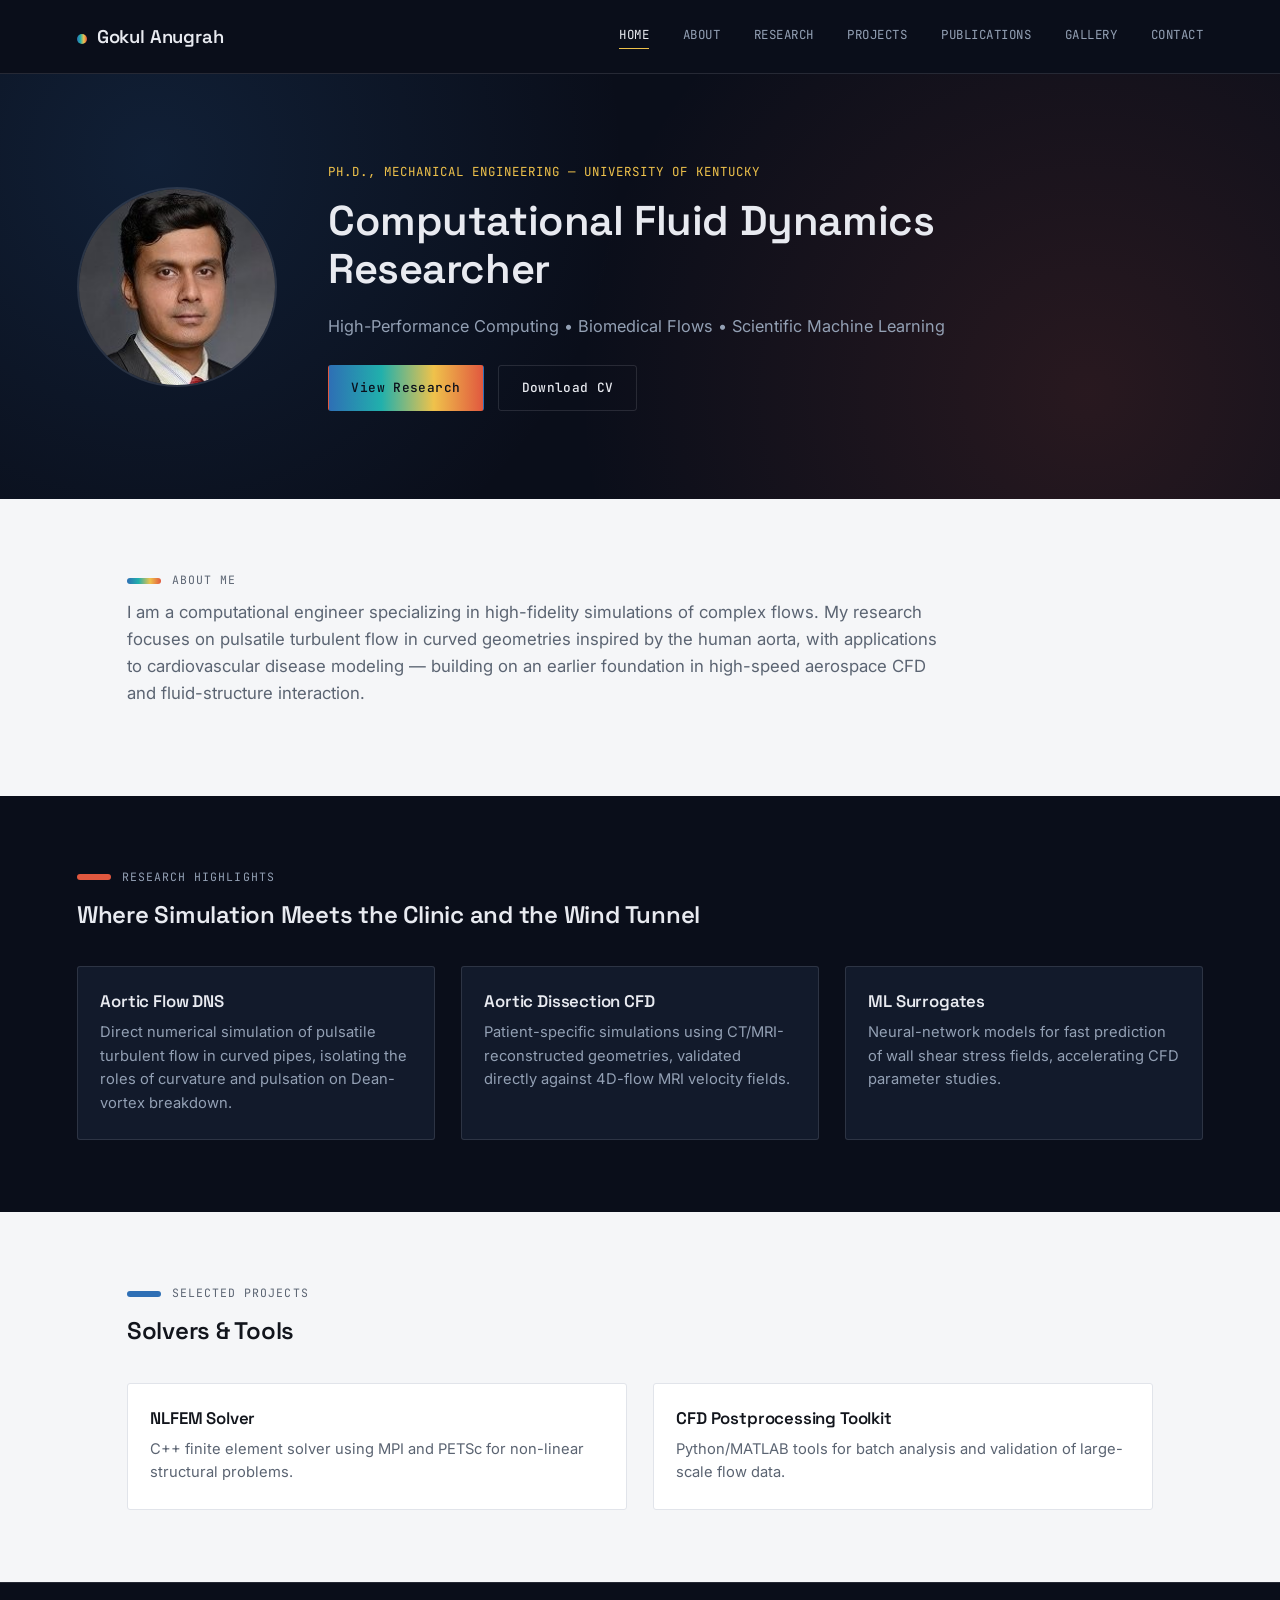
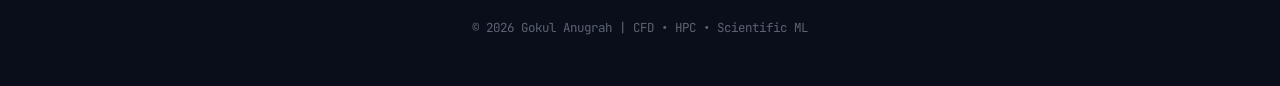
<file: index.html>
<!DOCTYPE html>
<html lang="en">

<head>
    <meta charset="UTF-8">
    <meta name="viewport" content="width=device-width, initial-scale=1.0">
    <title>Gokul Anugrah</title>
    <link rel="stylesheet" href="css/style.css">
</head>

<body>

<header class="navbar">
    <h2 class="logo">Gokul Anugrah</h2>
    <nav>
        <a href="index.html" class="active">Home</a>
        <a href="about.html">About</a>
        <a href="research.html">Research</a>
        <a href="projects.html">Projects</a>
        <a href="publications.html">Publications</a>
        <a href="gallery.html">Gallery</a>
        <a href="contact.html">Contact</a>
    </nav>
</header>

<section class="hero">
    <img src="images/gokul.jpeg" alt="Portrait of Gokul Anugrah" class="profile-pic">
    <div class="hero-text">
        <span class="eyebrow">Ph.D., Mechanical Engineering — University of Kentucky</span>
        <h1>Computational Fluid Dynamics Researcher</h1>
        <p>High-Performance Computing • Biomedical Flows • Scientific Machine Learning</p>

        <div class="buttons">
            <a href="research.html" class="btn">View Research</a>
            <a href="cv/Gokul_Anugrah_CV.pdf" class="btn secondary">Download CV</a>
        </div>
    </div>
</section>

<section class="section">
    <div class="section-label">
        <span class="swatch" style="background: var(--flow-gradient);"></span>
        <span>About Me</span>
    </div>
    <p class="lede">
        I am a computational engineer specializing in high-fidelity simulations of complex flows.
        My research focuses on pulsatile turbulent flow in curved geometries inspired by the human aorta,
        with applications to cardiovascular disease modeling — building on an earlier foundation in
        high-speed aerospace CFD and fluid-structure interaction.
    </p>
</section>

<section class="section dark">
    <div class="section-label">
        <span class="swatch" style="background: var(--flow-4);"></span>
        <span>Research Highlights</span>
    </div>
    <h2>Where Simulation Meets the Clinic and the Wind Tunnel</h2>

    <div class="grid">
        <div class="card">
            <div class="card-body">
                <h3>Aortic Flow DNS</h3>
                <p>Direct numerical simulation of pulsatile turbulent flow in curved pipes, isolating the roles of curvature and pulsation on Dean-vortex breakdown.</p>
            </div>
        </div>

        <div class="card">
            <div class="card-body">
                <h3>Aortic Dissection CFD</h3>
                <p>Patient-specific simulations using CT/MRI-reconstructed geometries, validated directly against 4D-flow MRI velocity fields.</p>
            </div>
        </div>

        <div class="card">
            <div class="card-body">
                <h3>ML Surrogates</h3>
                <p>Neural-network models for fast prediction of wall shear stress fields, accelerating CFD parameter studies.</p>
            </div>
        </div>
    </div>
</section>

<section class="section">
    <div class="section-label">
        <span class="swatch" style="background: var(--flow-1);"></span>
        <span>Selected Projects</span>
    </div>
    <h2>Solvers &amp; Tools</h2>

    <div class="grid">
        <div class="card">
            <div class="card-body">
                <h3>NLFEM Solver</h3>
                <p>C++ finite element solver using MPI and PETSc for non-linear structural problems.</p>
            </div>
        </div>

        <div class="card">
            <div class="card-body">
                <h3>CFD Postprocessing Toolkit</h3>
                <p>Python/MATLAB tools for batch analysis and validation of large-scale flow data.</p>
            </div>
        </div>
    </div>
</section>

<footer>
    <p>© 2026 Gokul Anugrah | CFD • HPC • Scientific ML</p>
</footer>

</body>
</html>
</file>
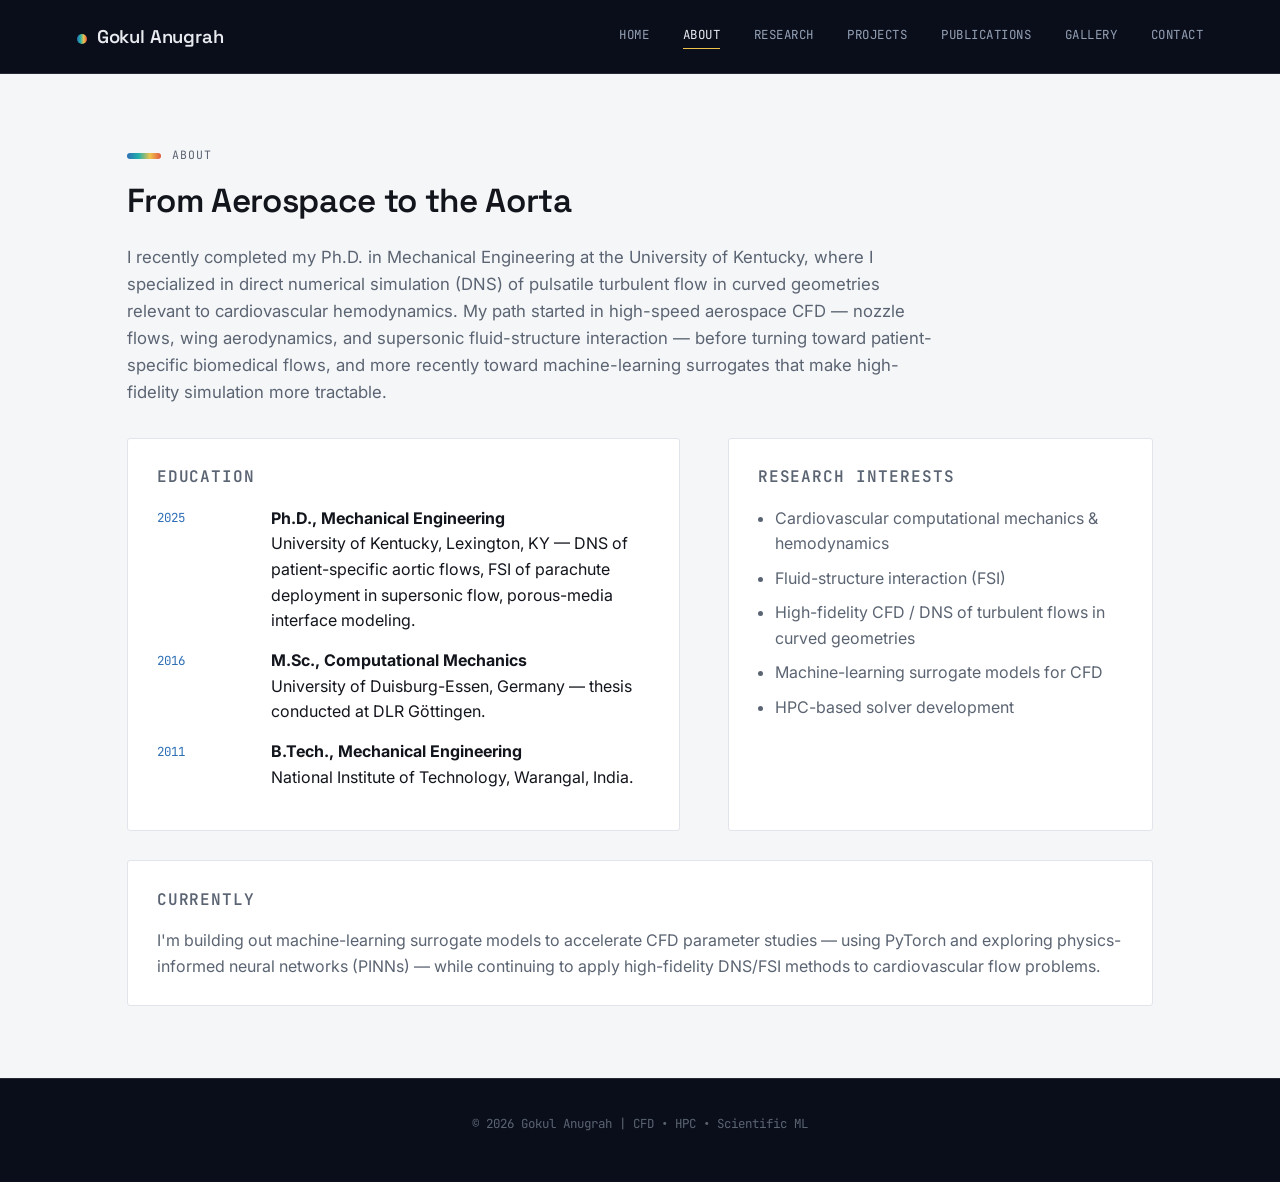
<file: about.html>
<!DOCTYPE html>
<html lang="en">

<head>
    <meta charset="UTF-8">
    <meta name="viewport" content="width=device-width, initial-scale=1.0">
    <title>About - Gokul Anugrah</title>
    <link rel="stylesheet" href="css/style.css">
</head>

<body>

<header class="navbar">
    <h2 class="logo">Gokul Anugrah</h2>
    <nav>
        <a href="index.html">Home</a>
        <a href="about.html" class="active">About</a>
        <a href="research.html">Research</a>
        <a href="projects.html">Projects</a>
        <a href="publications.html">Publications</a>
        <a href="gallery.html">Gallery</a>
        <a href="contact.html">Contact</a>
    </nav>
</header>

<section class="section">

    <div class="section-label">
        <span class="swatch" style="background: var(--flow-gradient);"></span>
        <span>About</span>
    </div>
    <h1>From Aerospace to the Aorta</h1>

    <p class="lede">
        I recently completed my Ph.D. in Mechanical Engineering at the University of Kentucky, where I
        specialized in direct numerical simulation (DNS) of pulsatile turbulent flow in curved
        geometries relevant to cardiovascular hemodynamics. My path started in high-speed aerospace
        CFD — nozzle flows, wing aerodynamics, and supersonic fluid-structure interaction — before
        turning toward patient-specific biomedical flows, and more recently toward machine-learning
        surrogates that make high-fidelity simulation more tractable.
    </p>

    <div class="about-grid">

        <div class="about-block">
            <h2>Education</h2>
            <div class="timeline-item">
                <span class="yr">2025</span>
                <div>
                    <b>Ph.D., Mechanical Engineering</b><br>
                    University of Kentucky, Lexington, KY — DNS of patient-specific aortic flows,
                    FSI of parachute deployment in supersonic flow, porous-media interface modeling.
                </div>
            </div>
            <div class="timeline-item">
                <span class="yr">2016</span>
                <div>
                    <b>M.Sc., Computational Mechanics</b><br>
                    University of Duisburg-Essen, Germany — thesis conducted at DLR Göttingen.
                </div>
            </div>
            <div class="timeline-item">
                <span class="yr">2011</span>
                <div>
                    <b>B.Tech., Mechanical Engineering</b><br>
                    National Institute of Technology, Warangal, India.
                </div>
            </div>
        </div>

        <div class="about-block">
            <h2>Research Interests</h2>
            <ul>
                <li>Cardiovascular computational mechanics &amp; hemodynamics</li>
                <li>Fluid-structure interaction (FSI)</li>
                <li>High-fidelity CFD / DNS of turbulent flows in curved geometries</li>
                <li>Machine-learning surrogate models for CFD</li>
                <li>HPC-based solver development</li>
            </ul>
        </div>

    </div>

    <div class="about-block" style="margin-top: 1.8rem;">
        <h2>Currently</h2>
        <p style="margin-bottom:0;">
            I'm building out machine-learning surrogate models to accelerate CFD parameter studies —
            using PyTorch and exploring physics-informed neural networks (PINNs) — while continuing to
            apply high-fidelity DNS/FSI methods to cardiovascular flow problems.
        </p>
    </div>

</section>

<footer>
    <p>© 2026 Gokul Anugrah | CFD • HPC • Scientific ML</p>
</footer>

</body>

</html>
</file>
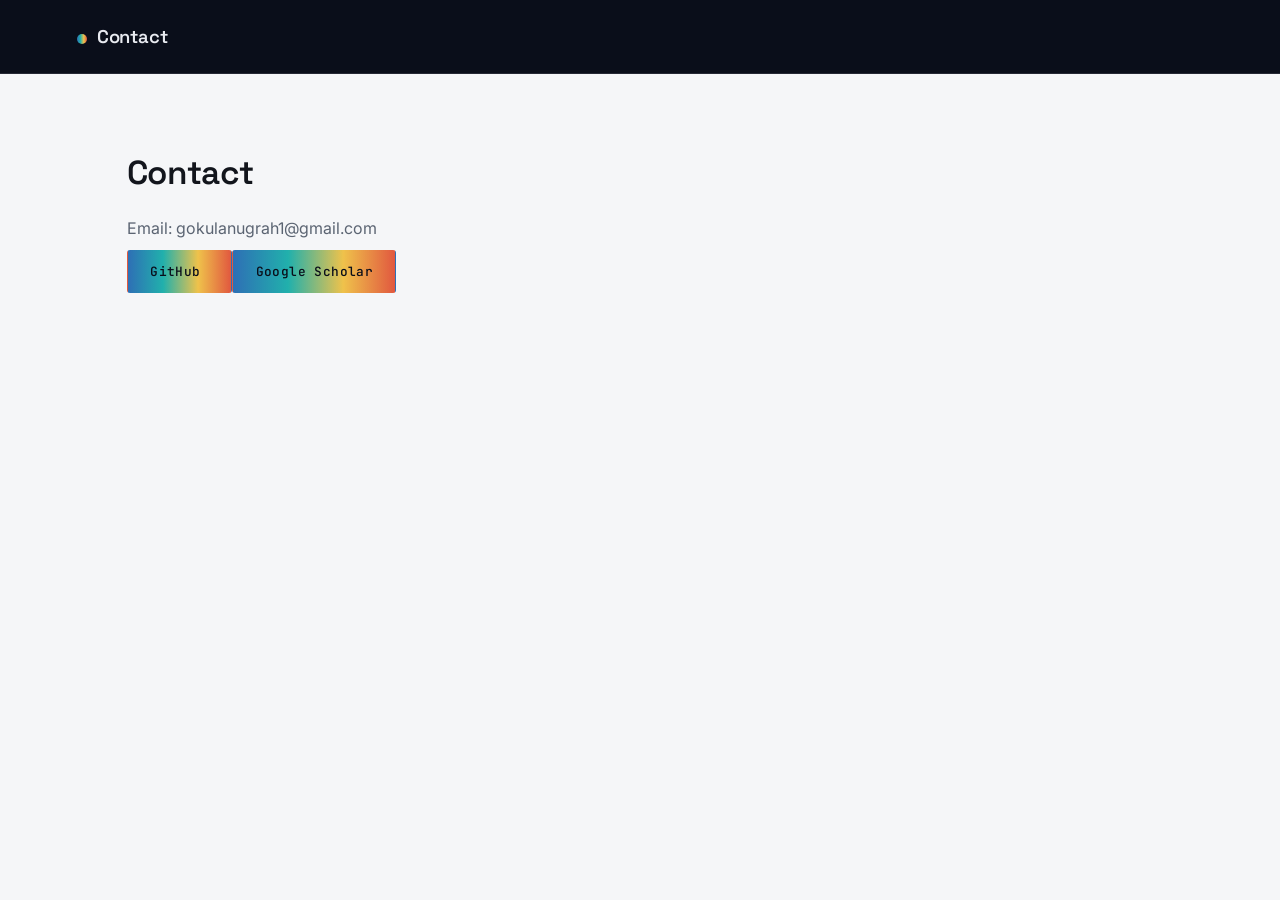
<file: contact.html>
<!DOCTYPE html>
<html>

<head>
    <meta charset="UTF-8">
    <title>Contact</title>
    <link rel="stylesheet" href="css/style.css">
</head>

<body>

<header class="navbar">
    <h2 class="logo">Contact</h2>
</header>

<section class="section">

<h1>Contact</h1>

<p>Email: gokulanugrah1@gmail.com</p>

<a class="btn" href="https://github.com/magadator" target="_blank">
    GitHub
</a>

<a class="btn" href="https://scholar.google.com/citations?user=Y0dcpsYAAAAJ" target="_blank">
    Google Scholar
</a>

</section>

</body>

</html>
</file>
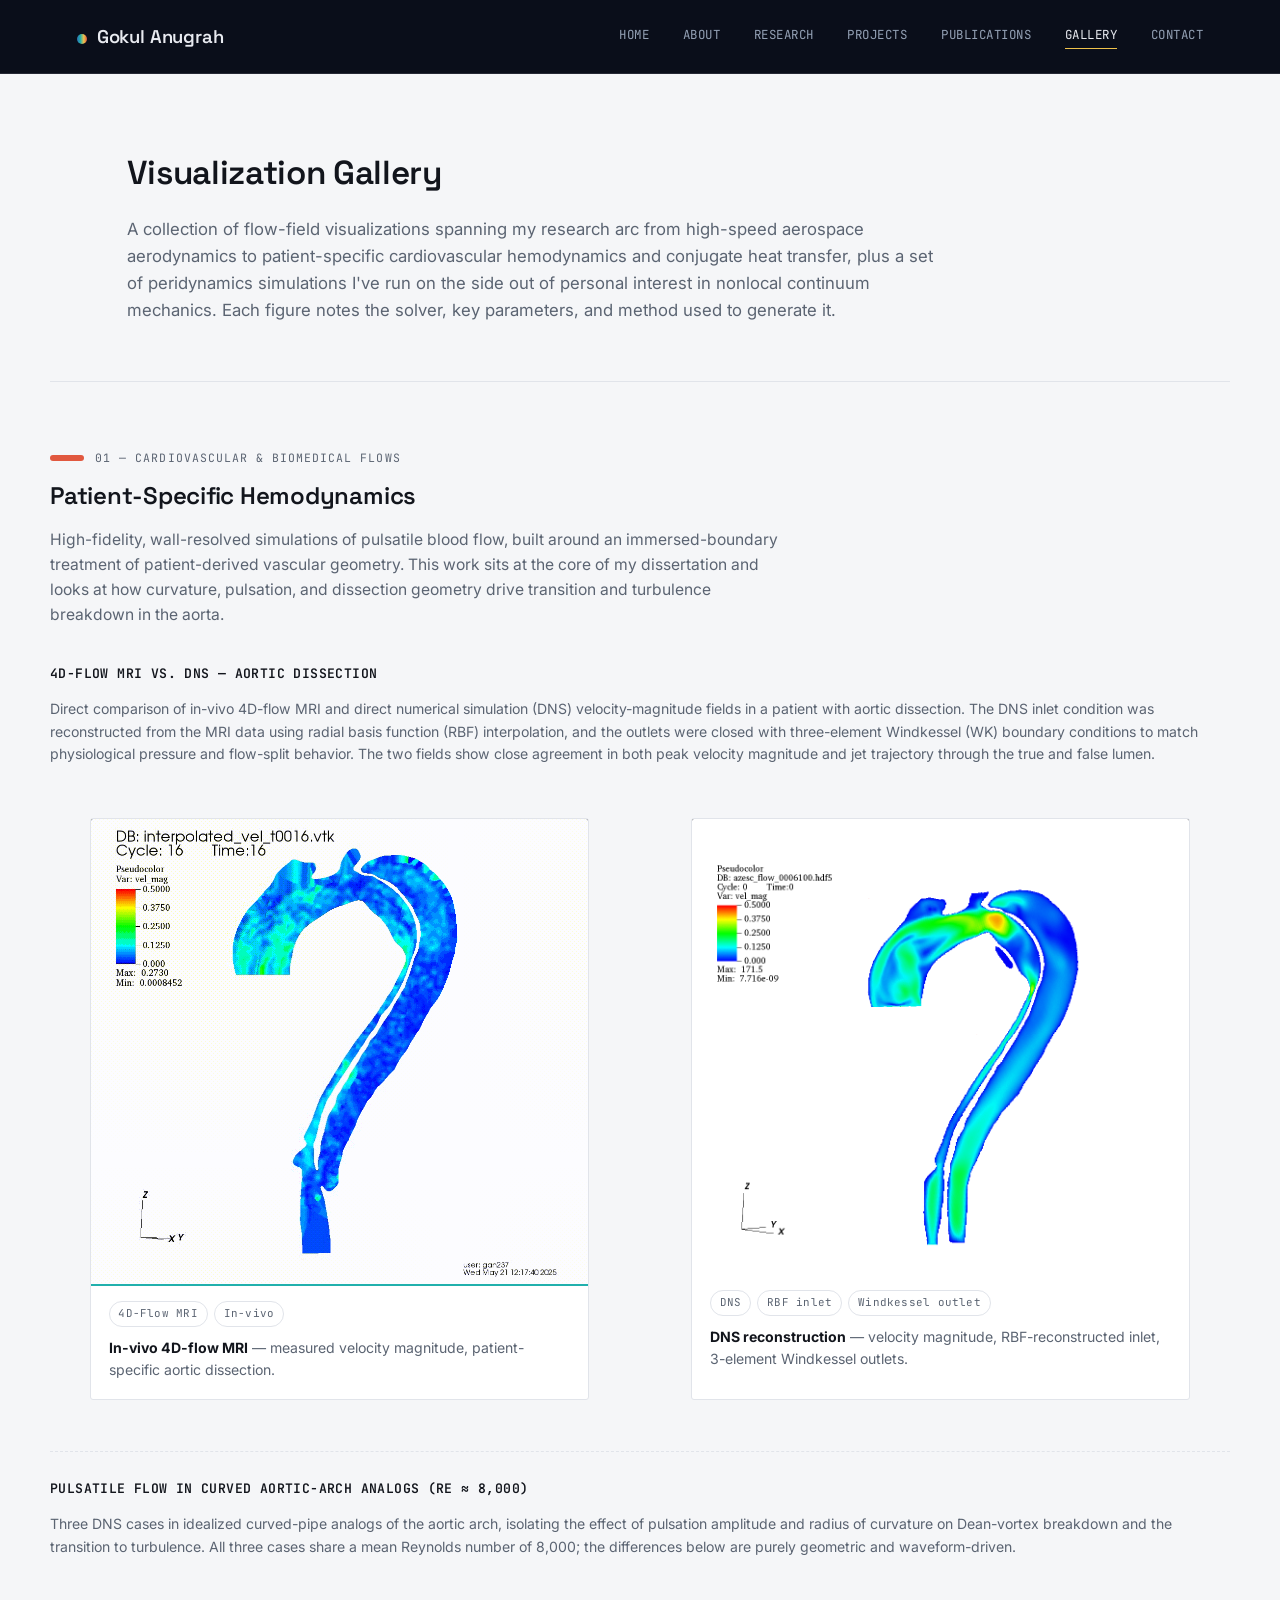
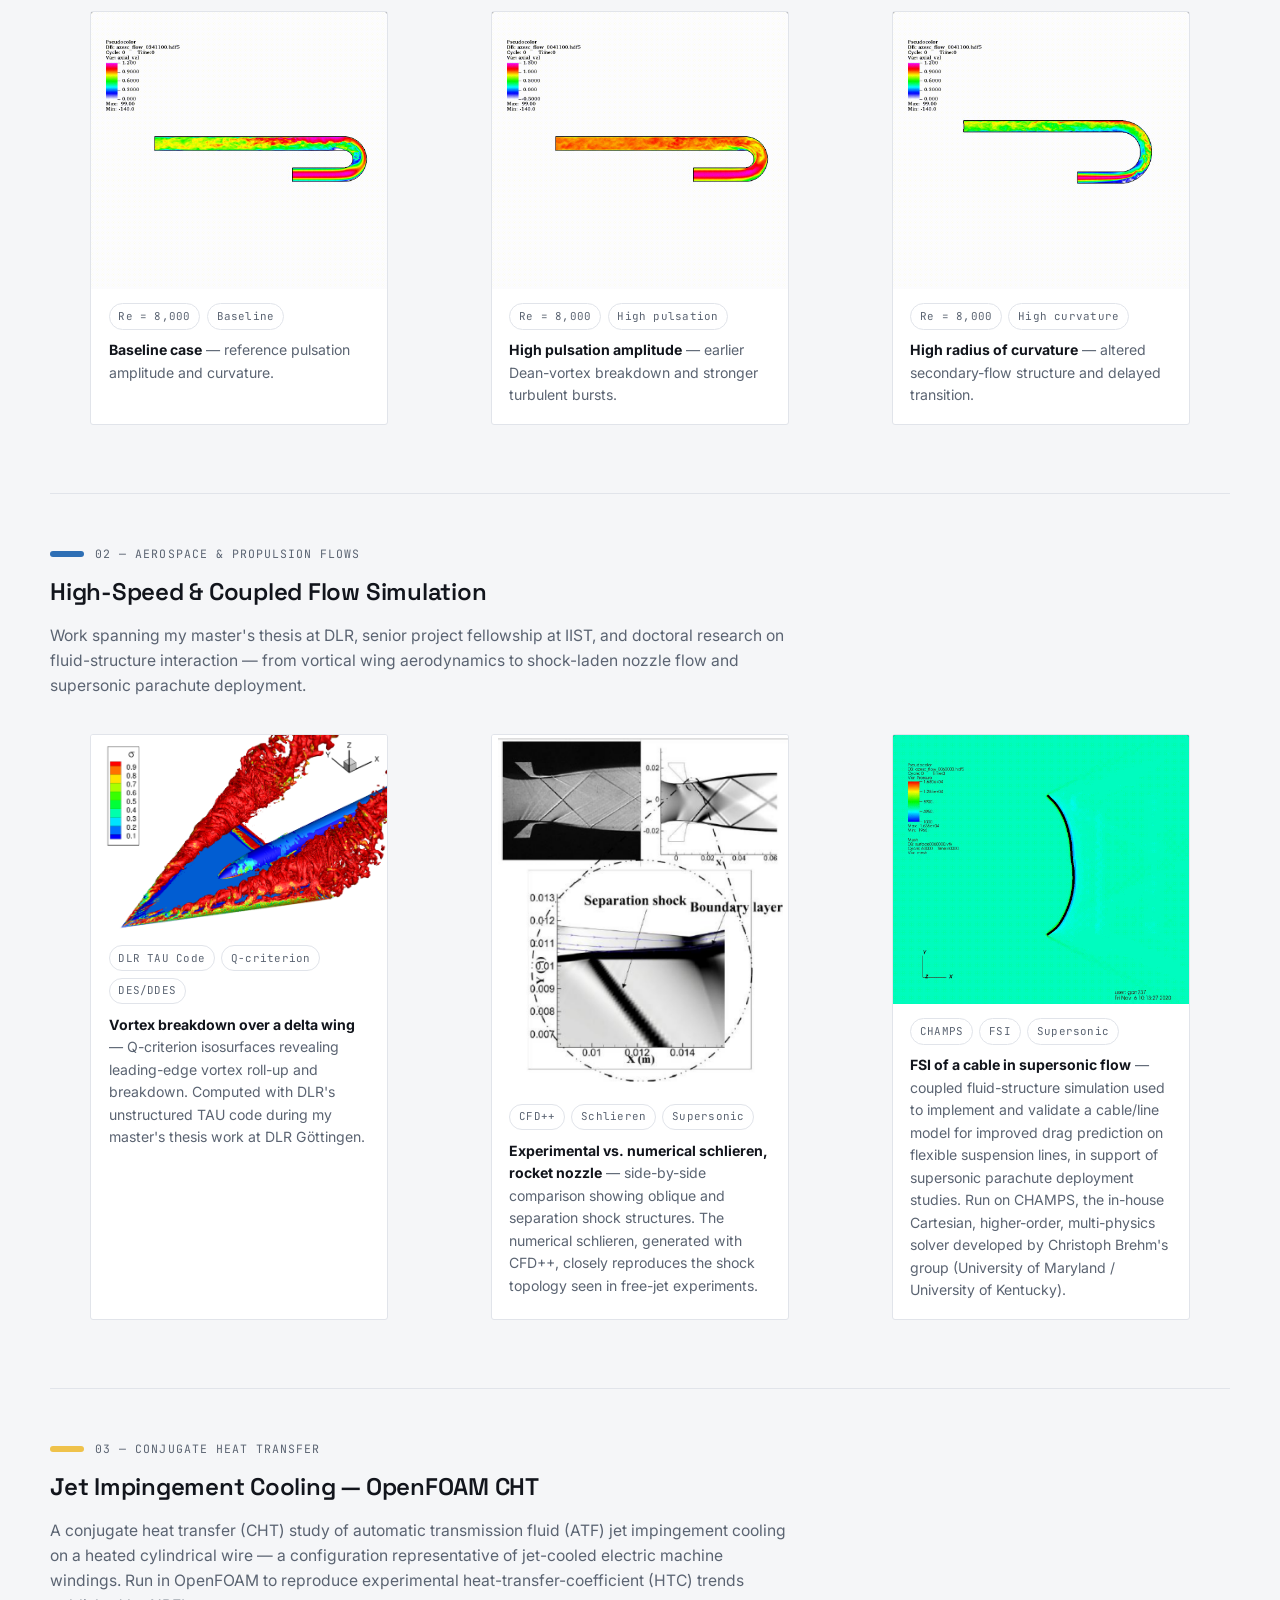
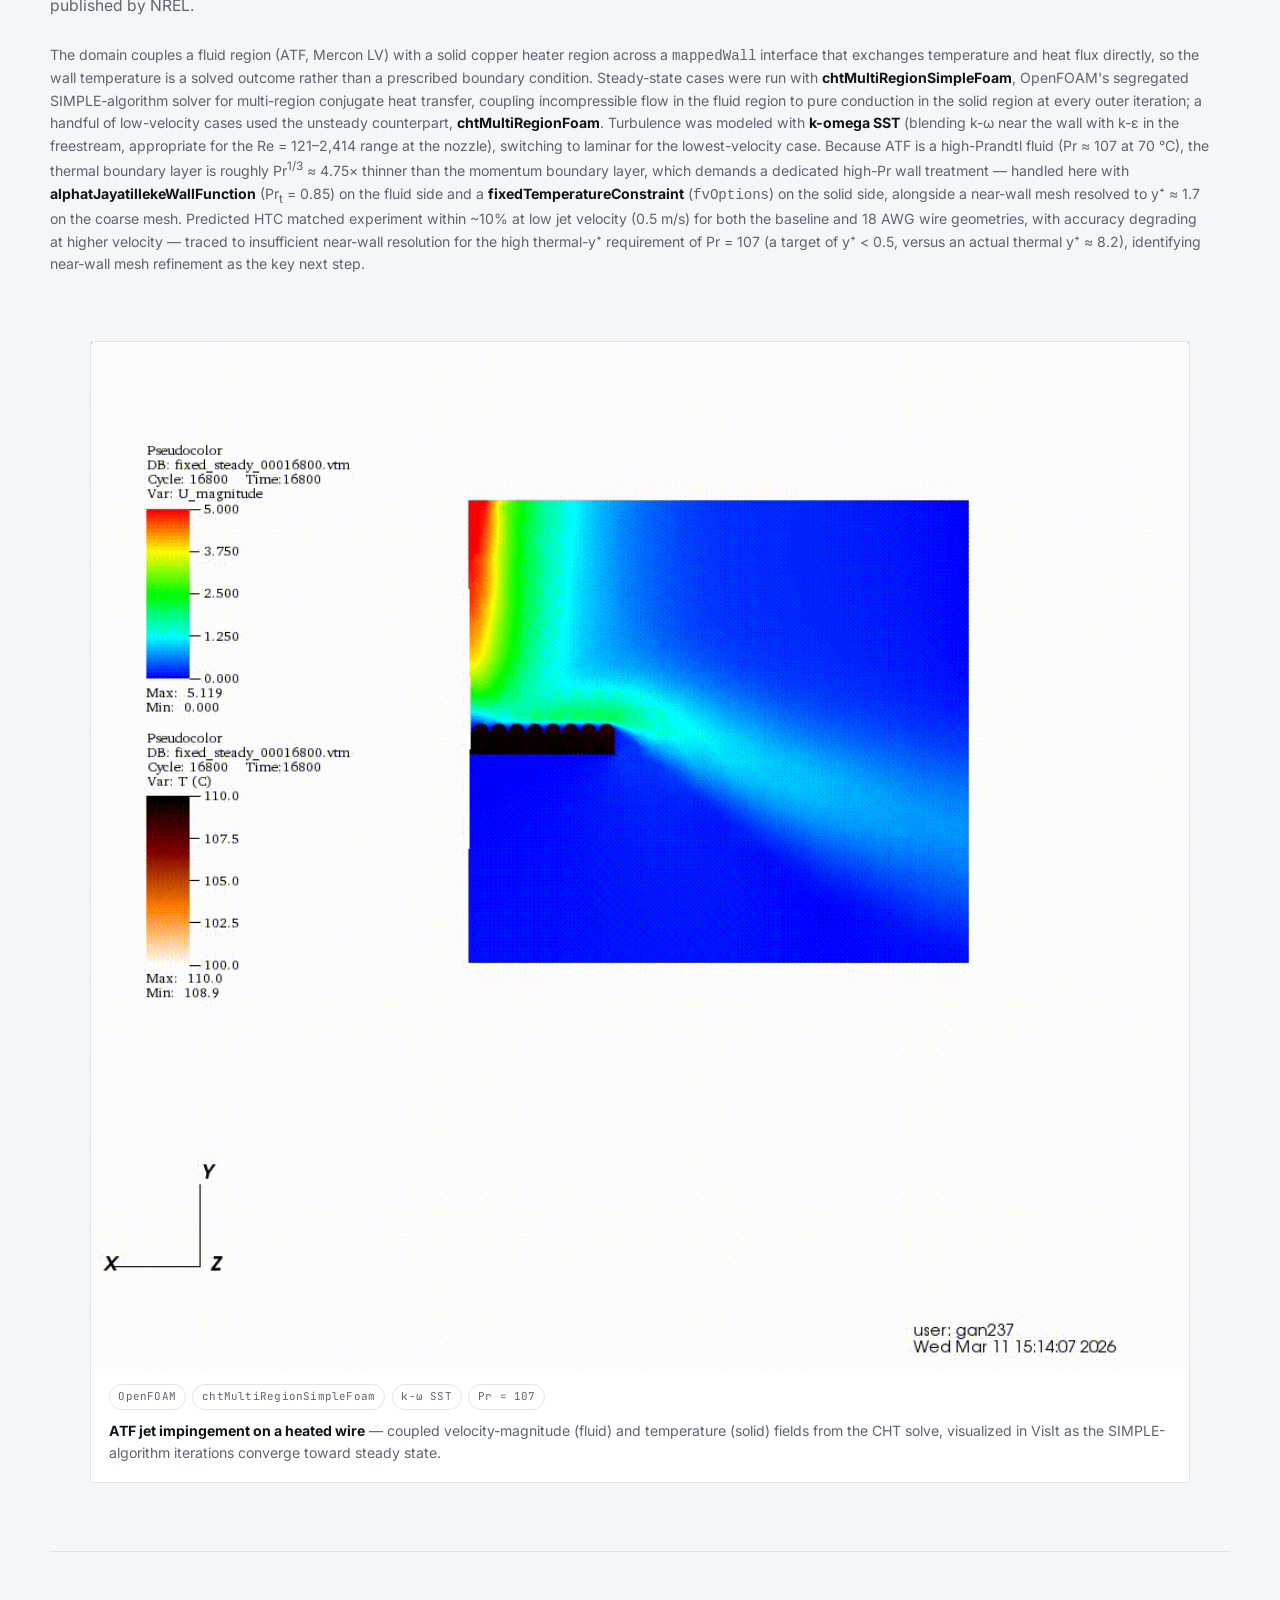
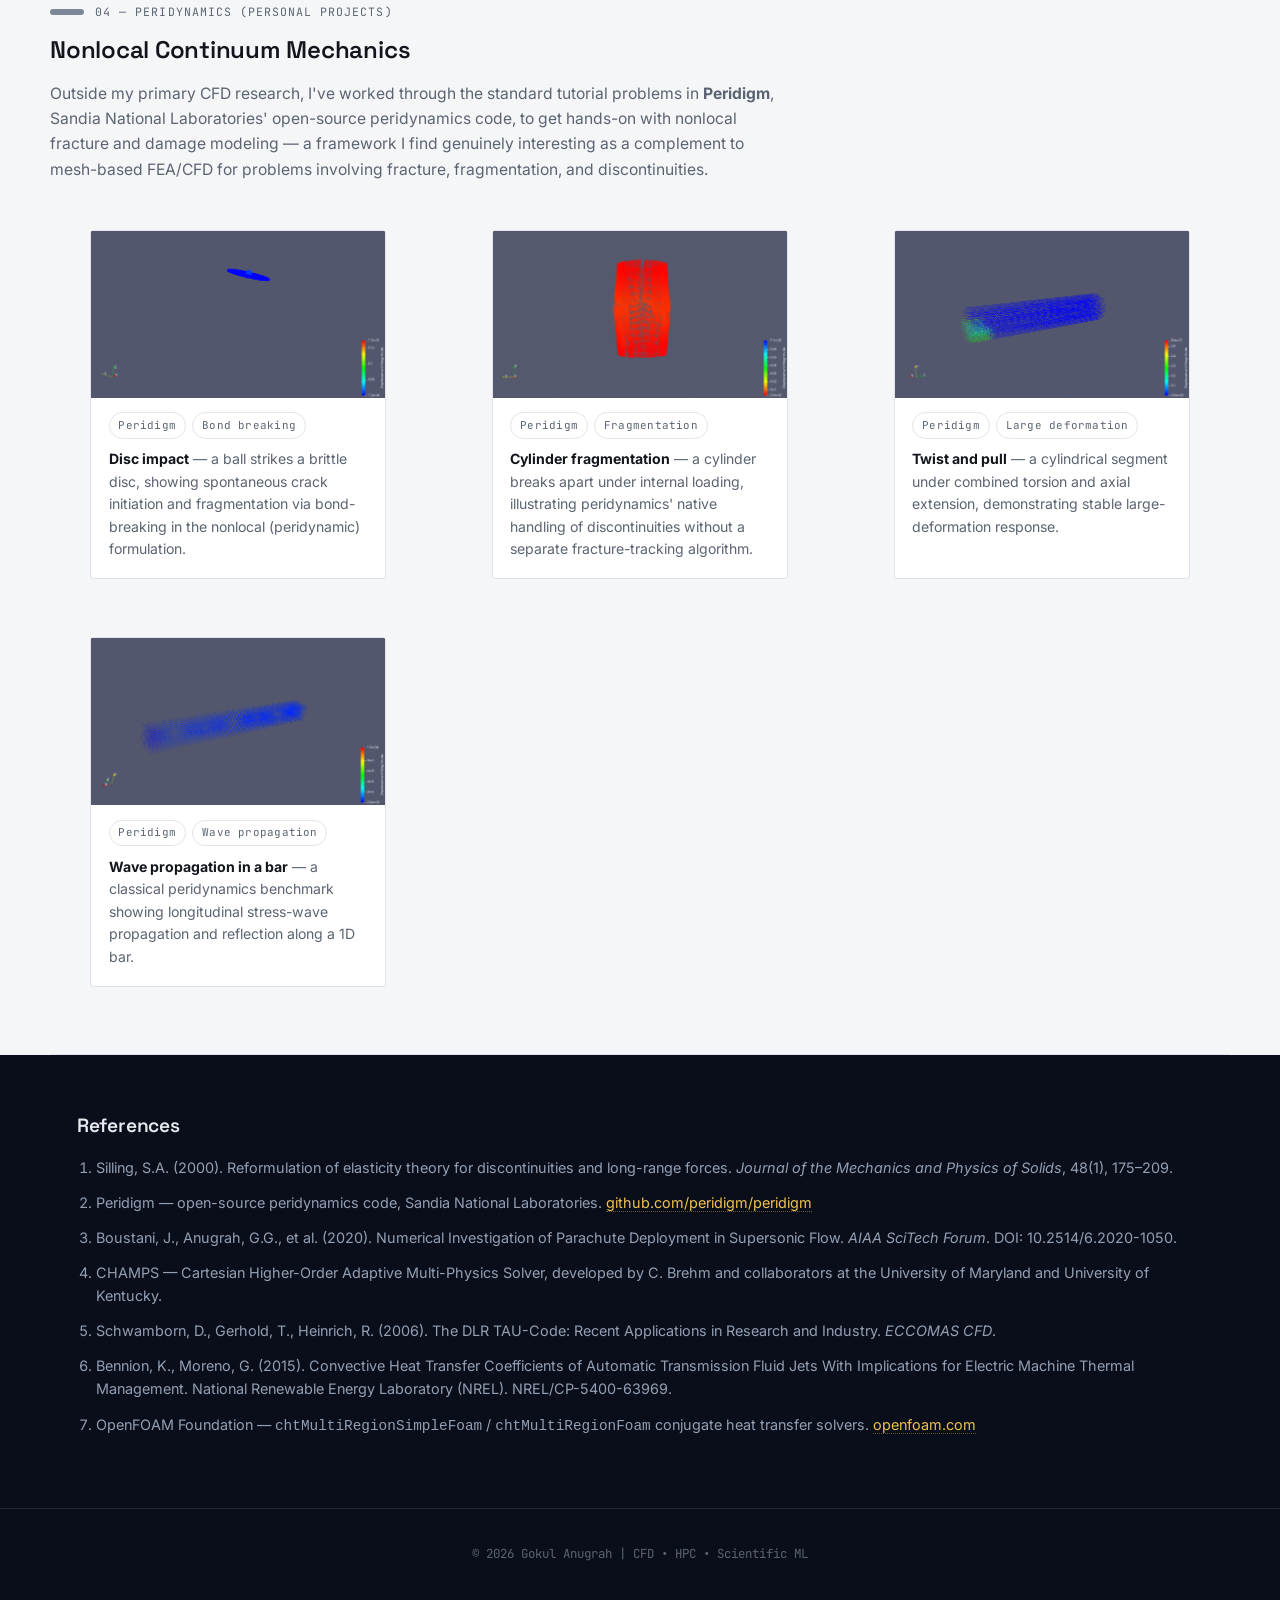
<file: gallery.html>
<!DOCTYPE html>
<html lang="en">

<head>
    <meta charset="UTF-8">
    <meta name="viewport" content="width=device-width, initial-scale=1.0">
    <title>Gallery - Gokul Anugrah</title>
    <link rel="stylesheet" href="css/style.css">
</head>

<body>

<header class="navbar">
    <h2 class="logo">Gokul Anugrah</h2>
    <nav>
        <a href="index.html">Home</a>
        <a href="about.html">About</a>
        <a href="research.html">Research</a>
        <a href="projects.html">Projects</a>
        <a href="publications.html">Publications</a>
        <a href="gallery.html" class="active">Gallery</a>
        <a href="contact.html">Contact</a>
    </nav>
</header>

<section class="section gallery-intro">
    <h1>Visualization Gallery</h1>
    <p class="lede">
        A collection of flow-field visualizations spanning my research arc from high-speed aerospace
        aerodynamics to patient-specific cardiovascular hemodynamics and conjugate heat transfer, plus a
        set of peridynamics simulations I've run on the side out of personal interest in nonlocal
        continuum mechanics. Each figure notes the solver, key parameters, and method used to generate it.
    </p>
</section>

<!-- ===================== CARDIOVASCULAR / BIOMEDICAL FLOWS ===================== -->
<section class="section category" id="biomedical">
    <div class="section-label">
        <span class="swatch" style="background: var(--flow-4);"></span>
        <span>01 — Cardiovascular &amp; Biomedical Flows</span>
    </div>
    <div class="category-head">
        <h2>Patient-Specific Hemodynamics</h2>
        <p class="category-desc">
            High-fidelity, wall-resolved simulations of pulsatile blood flow, built around an
            immersed-boundary treatment of patient-derived vascular geometry. This work sits at the
            core of my dissertation and looks at how curvature, pulsation, and dissection geometry
            drive transition and turbulence breakdown in the aorta.
        </p>
    </div>

    <h3 class="subheading">4D-Flow MRI vs. DNS — Aortic Dissection</h3>
    <p class="figure-caption" style="padding-left:0;">
        Direct comparison of in-vivo 4D-flow MRI and direct numerical simulation (DNS) velocity-magnitude
        fields in a patient with aortic dissection. The DNS inlet condition was reconstructed from the MRI
        data using radial basis function (RBF) interpolation, and the outlets were closed with three-element
        Windkessel (WK) boundary conditions to match physiological pressure and flow-split behavior. The two
        fields show close agreement in both peak velocity magnitude and jet trajectory through the true and
        false lumen.
    </p>
    <div class="pair-grid">
        <figure class="figure-card">
            <div class="figure-media"><img src="images/research/image26.gif" alt="4D-flow MRI velocity magnitude field in a patient with aortic dissection" loading="lazy"></div>
            <div class="figure-tags">
                <span class="tag">4D-Flow MRI</span>
                <span class="tag">In-vivo</span>
            </div>
            <figcaption><strong>In-vivo 4D-flow MRI</strong> — measured velocity magnitude, patient-specific aortic dissection.</figcaption>
        </figure>
        <figure class="figure-card">
            <div class="figure-media"><img src="images/research/image27.gif" alt="CFD DNS velocity magnitude field in a patient-specific aortic dissection reconstruction" loading="lazy"></div>
            <div class="figure-tags">
                <span class="tag">DNS</span>
                <span class="tag">RBF inlet</span>
                <span class="tag">Windkessel outlet</span>
            </div>
            <figcaption><strong>DNS reconstruction</strong> — velocity magnitude, RBF-reconstructed inlet, 3-element Windkessel outlets.</figcaption>
        </figure>
    </div>

    <h3 class="subheading">Pulsatile Flow in Curved Aortic-Arch Analogs (Re ≈ 8,000)</h3>
    <p class="figure-caption" style="padding-left:0;">
        Three DNS cases in idealized curved-pipe analogs of the aortic arch, isolating the effect of
        pulsation amplitude and radius of curvature on Dean-vortex breakdown and the transition to
        turbulence. All three cases share a mean Reynolds number of 8,000; the differences below are
        purely geometric and waveform-driven.
    </p>
    <div class="triple-grid">
        <figure class="figure-card">
            <div class="figure-media"><img src="images/research/image6.gif" alt="Baseline pulsatile flow case in a curved aortic-arch analog" loading="lazy"></div>
            <div class="figure-tags"><span class="tag">Re = 8,000</span><span class="tag">Baseline</span></div>
            <figcaption><strong>Baseline case</strong> — reference pulsation amplitude and curvature.</figcaption>
        </figure>
        <figure class="figure-card">
            <div class="figure-media"><img src="images/research/image7.gif" alt="High pulsation amplitude case showing Dean vortex breakdown in curved pipe flow" loading="lazy"></div>
            <div class="figure-tags"><span class="tag">Re = 8,000</span><span class="tag">High pulsation</span></div>
            <figcaption><strong>High pulsation amplitude</strong> — earlier Dean-vortex breakdown and stronger turbulent bursts.</figcaption>
        </figure>
        <figure class="figure-card">
            <div class="figure-media"><img src="images/research/image8.gif" alt="High radius of curvature case in pulsatile curved pipe flow" loading="lazy"></div>
            <div class="figure-tags"><span class="tag">Re = 8,000</span><span class="tag">High curvature</span></div>
            <figcaption><strong>High radius of curvature</strong> — altered secondary-flow structure and delayed transition.</figcaption>
        </figure>
    </div>
</section>

<!-- ===================== AEROSPACE & PROPULSION FLOWS ===================== -->
<section class="section category" id="aerospace">
    <div class="section-label">
        <span class="swatch" style="background: var(--flow-1);"></span>
        <span>02 — Aerospace &amp; Propulsion Flows</span>
    </div>
    <div class="category-head">
        <h2>High-Speed &amp; Coupled Flow Simulation</h2>
        <p class="category-desc">
            Work spanning my master's thesis at DLR, senior project fellowship at IIST, and doctoral
            research on fluid-structure interaction — from vortical wing aerodynamics to shock-laden
            nozzle flow and supersonic parachute deployment.
        </p>
    </div>

    <div class="triple-grid">
        <figure class="figure-card">
            <div class="figure-media"><img src="images/research/image4.PNG" alt="Q-criterion isosurfaces around a delta wing colored by vorticity" loading="lazy"></div>
            <div class="figure-tags"><span class="tag">DLR TAU Code</span><span class="tag">Q-criterion</span><span class="tag">DES/DDES</span></div>
            <figcaption><strong>Vortex breakdown over a delta wing</strong> — Q-criterion isosurfaces revealing leading-edge vortex roll-up and breakdown. Computed with DLR's unstructured TAU code during my master's thesis work at DLR Göttingen.</figcaption>
        </figure>
        <figure class="figure-card">
            <div class="figure-media"><img src="images/research/image5.PNG" alt="Experimental and numerical schlieren comparison of shock structures in a rocket nozzle" loading="lazy"></div>
            <div class="figure-tags"><span class="tag">CFD++</span><span class="tag">Schlieren</span><span class="tag">Supersonic</span></div>
            <figcaption><strong>Experimental vs. numerical schlieren, rocket nozzle</strong> — side-by-side comparison showing oblique and separation shock structures. The numerical schlieren, generated with CFD++, closely reproduces the shock topology seen in free-jet experiments.</figcaption>
        </figure>
        <figure class="figure-card">
            <div class="figure-media"><img src="images/research/image9.gif" alt="Fluid-structure interaction simulation of a cable in supersonic flow" loading="lazy"></div>
            <div class="figure-tags"><span class="tag">CHAMPS</span><span class="tag">FSI</span><span class="tag">Supersonic</span></div>
            <figcaption><strong>FSI of a cable in supersonic flow</strong> — coupled fluid-structure simulation used to implement and validate a cable/line model for improved drag prediction on flexible suspension lines, in support of supersonic parachute deployment studies. Run on CHAMPS, the in-house Cartesian, higher-order, multi-physics solver developed by Christoph Brehm's group (University of Maryland / University of Kentucky).</figcaption>
        </figure>
    </div>
</section>

<!-- ===================== CONJUGATE HEAT TRANSFER ===================== -->
<section class="section category" id="cht">
    <div class="section-label">
        <span class="swatch" style="background: var(--flow-3);"></span>
        <span>03 — Conjugate Heat Transfer</span>
    </div>
    <div class="category-head">
        <h2>Jet Impingement Cooling — OpenFOAM CHT</h2>
        <p class="category-desc">
            A conjugate heat transfer (CHT) study of automatic transmission fluid (ATF) jet impingement
            cooling on a heated cylindrical wire — a configuration representative of jet-cooled electric
            machine windings. Run in OpenFOAM to reproduce experimental heat-transfer-coefficient (HTC)
            trends published by NREL.
        </p>
    </div>

    <p class="figure-caption" style="padding-left:0;">
        The domain couples a fluid region (ATF, Mercon LV) with a solid copper heater region across a
        <code>mappedWall</code> interface that exchanges temperature and heat flux directly, so the wall
        temperature is a solved outcome rather than a prescribed boundary condition. Steady-state cases
        were run with <strong>chtMultiRegionSimpleFoam</strong>, OpenFOAM's segregated SIMPLE-algorithm
        solver for multi-region conjugate heat transfer, coupling incompressible flow in the fluid
        region to pure conduction in the solid region at every outer iteration; a handful of low-velocity
        cases used the unsteady counterpart, <strong>chtMultiRegionFoam</strong>. Turbulence was modeled
        with <strong>k-omega SST</strong> (blending k-ω near the wall with k-ε in the freestream, appropriate
        for the Re = 121–2,414 range at the nozzle), switching to laminar for the lowest-velocity case.
        Because ATF is a high-Prandtl fluid (Pr ≈ 107 at 70 °C), the thermal boundary layer is roughly
        Pr<sup>1/3</sup> ≈ 4.75× thinner than the momentum boundary layer, which demands a dedicated
        high-Pr wall treatment — handled here with <strong>alphatJayatillekeWallFunction</strong>
        (Pr<sub>t</sub> = 0.85) on the fluid side and a <strong>fixedTemperatureConstraint</strong>
        (<code>fvOptions</code>) on the solid side, alongside a near-wall mesh resolved to y⁺ ≈ 1.7 on
        the coarse mesh. Predicted HTC matched experiment within ~10% at low jet velocity (0.5 m/s) for
        both the baseline and 18 AWG wire geometries, with accuracy degrading at higher velocity —
        traced to insufficient near-wall resolution for the high thermal-y⁺ requirement of Pr = 107 (a
        target of y⁺ &lt; 0.5, versus an actual thermal y⁺ ≈ 8.2), identifying near-wall mesh refinement
        as the key next step.
    </p>
    <div class="grid">
        <figure class="figure-card">
            <div class="figure-media"><img src="images/research/CHT.gif" alt="OpenFOAM chtMultiRegionSimpleFoam simulation showing velocity magnitude and coupled solid temperature for ATF jet impingement cooling of a heater wire" loading="lazy"></div>
            <div class="figure-tags">
                <span class="tag">OpenFOAM</span>
                <span class="tag">chtMultiRegionSimpleFoam</span>
                <span class="tag">k-ω SST</span>
                <span class="tag">Pr = 107</span>
            </div>
            <figcaption><strong>ATF jet impingement on a heated wire</strong> — coupled velocity-magnitude (fluid) and temperature (solid) fields from the CHT solve, visualized in VisIt as the SIMPLE-algorithm iterations converge toward steady state.</figcaption>
        </figure>
    </div>
</section>

<!-- ===================== PERIDYNAMICS ===================== -->
<section class="section category" id="peridynamics">
    <div class="section-label">
        <span class="swatch" style="background: #7C8798;"></span>
        <span>04 — Peridynamics (Personal Projects)</span>
    </div>
    <div class="category-head">
        <h2>Nonlocal Continuum Mechanics</h2>
        <p class="category-desc">
            Outside my primary CFD research, I've worked through the standard tutorial problems in
            <strong>Peridigm</strong>, Sandia National Laboratories' open-source peridynamics code, to
            get hands-on with nonlocal fracture and damage modeling — a framework I find genuinely
            interesting as a complement to mesh-based FEA/CFD for problems involving fracture,
            fragmentation, and discontinuities.
        </p>
    </div>
    <div class="grid">
        <figure class="figure-card">
            <div class="figure-media"><img src="images/research/Disc_impact.gif" alt="Peridynamics simulation of a ball impacting and fracturing a disc" loading="lazy"></div>
            <div class="figure-tags"><span class="tag">Peridigm</span><span class="tag">Bond breaking</span></div>
            <figcaption><strong>Disc impact</strong> — a ball strikes a brittle disc, showing spontaneous crack initiation and fragmentation via bond-breaking in the nonlocal (peridynamic) formulation.</figcaption>
        </figure>
        <figure class="figure-card">
            <div class="figure-media"><img src="images/research/movie.gif" alt="Peridynamics simulation of a cylinder fragmenting under internal loading" loading="lazy"></div>
            <div class="figure-tags"><span class="tag">Peridigm</span><span class="tag">Fragmentation</span></div>
            <figcaption><strong>Cylinder fragmentation</strong> — a cylinder breaks apart under internal loading, illustrating peridynamics' native handling of discontinuities without a separate fracture-tracking algorithm.</figcaption>
        </figure>
        <figure class="figure-card">
            <div class="figure-media"><img src="images/research/movie_twistnpull.gif" alt="Peridynamics simulation of a cylinder segment being twisted and pulled" loading="lazy"></div>
            <div class="figure-tags"><span class="tag">Peridigm</span><span class="tag">Large deformation</span></div>
            <figcaption><strong>Twist and pull</strong> — a cylindrical segment under combined torsion and axial extension, demonstrating stable large-deformation response.</figcaption>
        </figure>
        <figure class="figure-card">
            <div class="figure-media"><img src="images/research/waveInaBar.gif" alt="Peridynamics simulation of wave propagation along a bar" loading="lazy"></div>
            <div class="figure-tags"><span class="tag">Peridigm</span><span class="tag">Wave propagation</span></div>
            <figcaption><strong>Wave propagation in a bar</strong> — a classical peridynamics benchmark showing longitudinal stress-wave propagation and reflection along a 1D bar.</figcaption>
        </figure>
    </div>
</section>

<!-- ===================== REFERENCES ===================== -->
<section class="references">
    <div class="references-inner">
        <h2>References</h2>
        <ol>
            <li>Silling, S.A. (2000). Reformulation of elasticity theory for discontinuities and long-range forces. <em>Journal of the Mechanics and Physics of Solids</em>, 48(1), 175–209.</li>
            <li>Peridigm — open-source peridynamics code, Sandia National Laboratories. <a href="https://github.com/peridigm/peridigm" target="_blank" rel="noopener">github.com/peridigm/peridigm</a></li>
            <li>Boustani, J., Anugrah, G.G., et al. (2020). Numerical Investigation of Parachute Deployment in Supersonic Flow. <em>AIAA SciTech Forum</em>. DOI: 10.2514/6.2020-1050.</li>
            <li>CHAMPS — Cartesian Higher-Order Adaptive Multi-Physics Solver, developed by C. Brehm and collaborators at the University of Maryland and University of Kentucky.</li>
            <li>Schwamborn, D., Gerhold, T., Heinrich, R. (2006). The DLR TAU-Code: Recent Applications in Research and Industry. <em>ECCOMAS CFD</em>.</li>
            <li>Bennion, K., Moreno, G. (2015). Convective Heat Transfer Coefficients of Automatic Transmission Fluid Jets With Implications for Electric Machine Thermal Management. National Renewable Energy Laboratory (NREL). NREL/CP-5400-63969.</li>
            <li>OpenFOAM Foundation — <code>chtMultiRegionSimpleFoam</code> / <code>chtMultiRegionFoam</code> conjugate heat transfer solvers. <a href="https://www.openfoam.com" target="_blank" rel="noopener">openfoam.com</a></li>
        </ol>
    </div>
</section>

<footer>
    <p>© 2026 Gokul Anugrah | CFD • HPC • Scientific ML</p>
</footer>

</body>

</html>
</file>
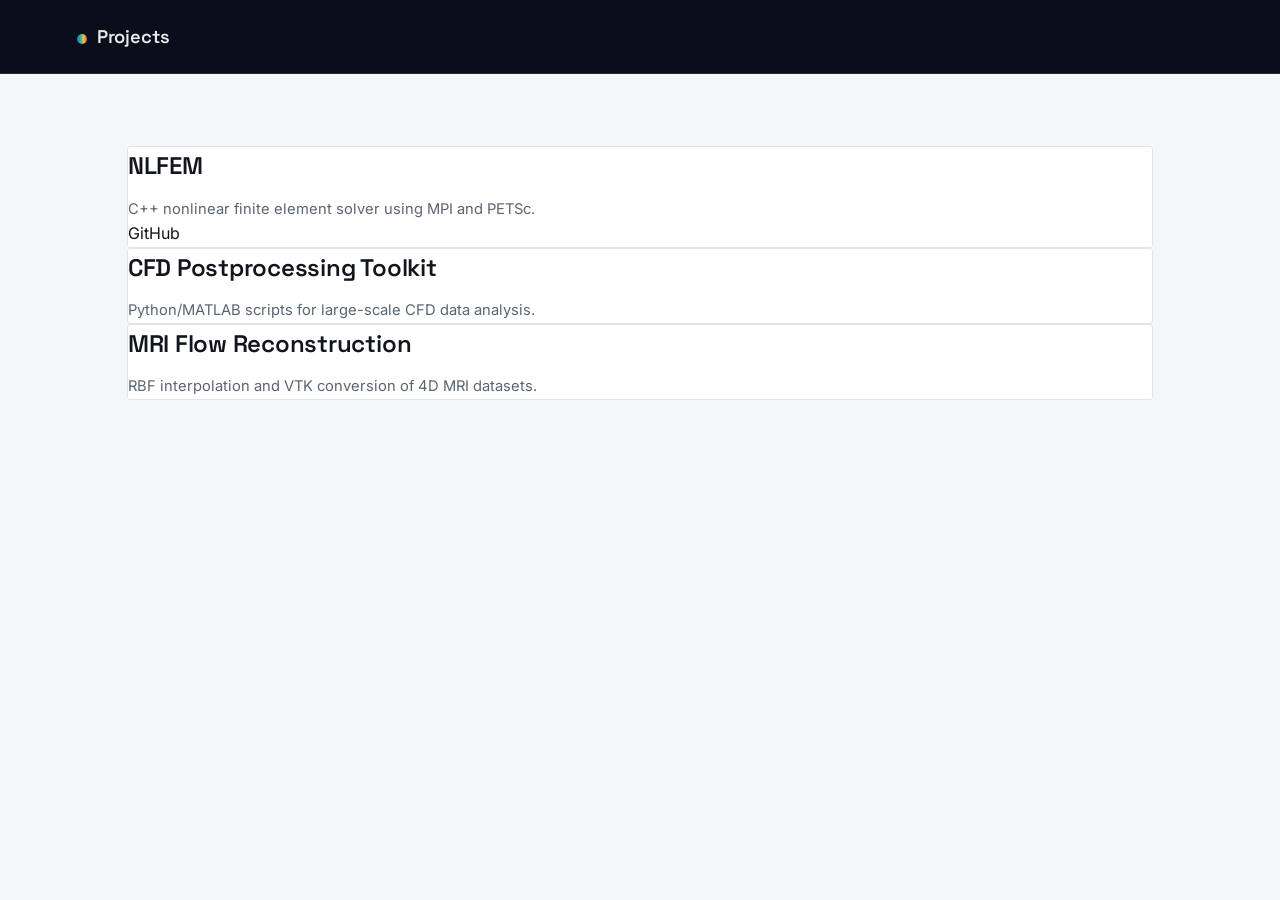
<file: projects.html>
<!DOCTYPE html>
<html>

<head>
    <meta charset="UTF-8">
    <title>Projects</title>
    <link rel="stylesheet" href="css/style.css">
</head>

<body>

<header class="navbar">
    <h2 class="logo">Projects</h2>
</header>

<section class="section">

<div class="card">
    <h2>NLFEM</h2>
    <p>C++ nonlinear finite element solver using MPI and PETSc.</p>
    <a href="https://github.com/magadator/nlfem">GitHub</a>
</div>

<div class="card">
    <h2>CFD Postprocessing Toolkit</h2>
    <p>Python/MATLAB scripts for large-scale CFD data analysis.</p>
</div>

<div class="card">
    <h2>MRI Flow Reconstruction</h2>
    <p>RBF interpolation and VTK conversion of 4D MRI datasets.</p>
</div>

</section>

</body>

</html>
</file>
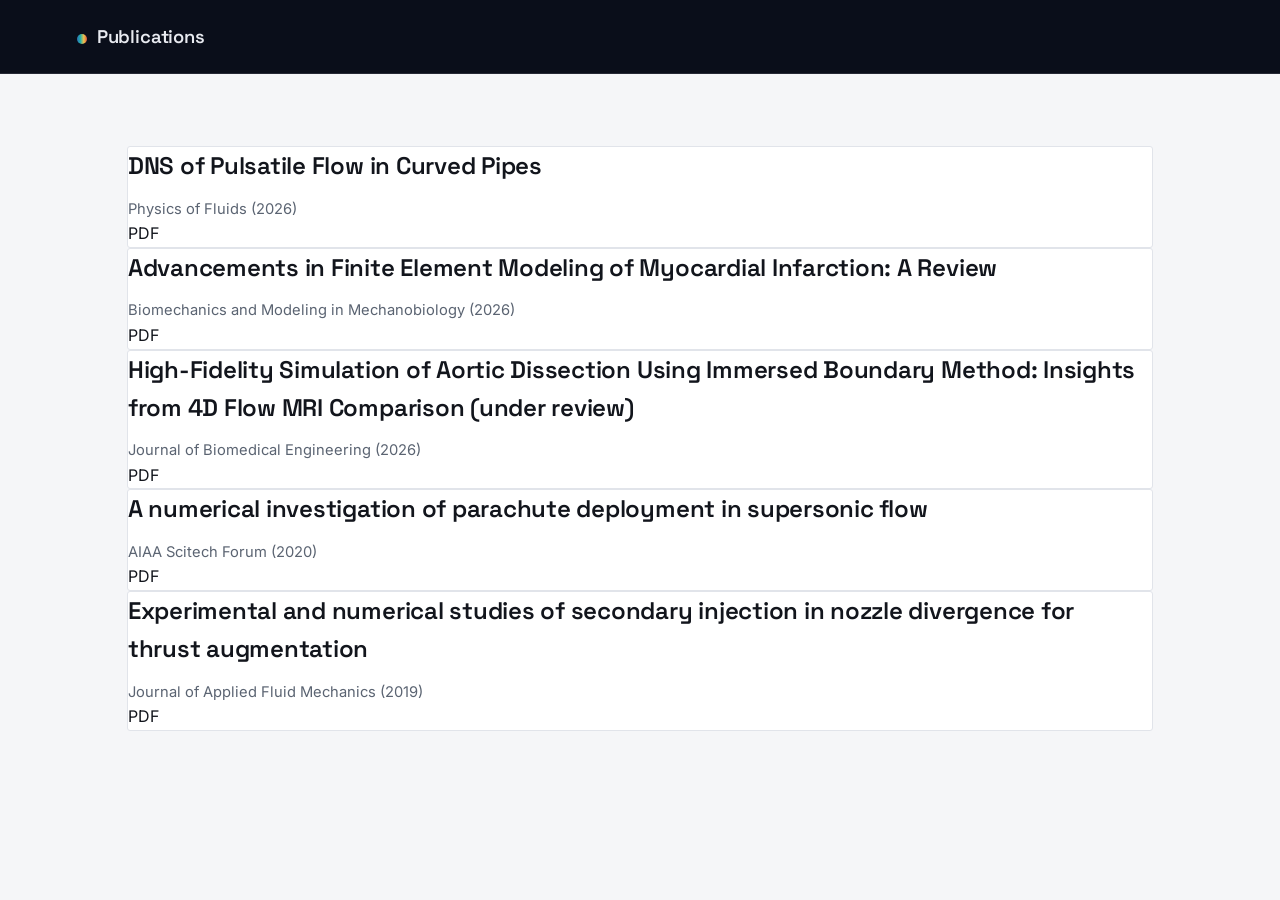
<file: publications.html>
<!DOCTYPE html>
<html>

<head>
    <meta charset="UTF-8">
    <title>Publications</title>
    <link rel="stylesheet" href="css/style.css">
</head>

<body>

<header class="navbar">
    <h2 class="logo">Publications</h2>
</header>

<section class="section">

<div class="card">
    <h2>DNS of Pulsatile Flow in Curved Pipes</h2>
    <p>Physics of Fluids (2026)</p>
    <a href="papers/pof2026.pdf">PDF</a>
</div>

<div class="card">
    <h2>Advancements in Finite Element Modeling of Myocardial Infarction: A Review </h2>
    <p>Biomechanics and Modeling in Mechanobiology (2026)</p>
    <a href="papers/MI2026.pdf">PDF</a>
</div>

<div class="card">
    <h2>High-Fidelity Simulation of Aortic Dissection Using Immersed Boundary Method: Insights from 4D Flow MRI Comparison (under review)</h2>
    <p>Journal of Biomedical Engineering (2026)</p>
    <a href="papers/anugrah2026.pdf">PDF</a>
</div>

<div class="card">
    <h2>A numerical investigation of parachute deployment in supersonic flow</h2>
    <p>AIAA Scitech Forum (2020)</p>
    <a href="papers/boustani2020.pdf">PDF</a>
</div>

<div class="card">
    <h2>Experimental and numerical studies of secondary injection in nozzle divergence for thrust augmentation</h2>
    <p>Journal of Applied Fluid Mechanics (2019)</p>
    <a href="papers/anugrah2019.pdf">PDF</a>
</div>

</section>

</body>

</html>
</file>
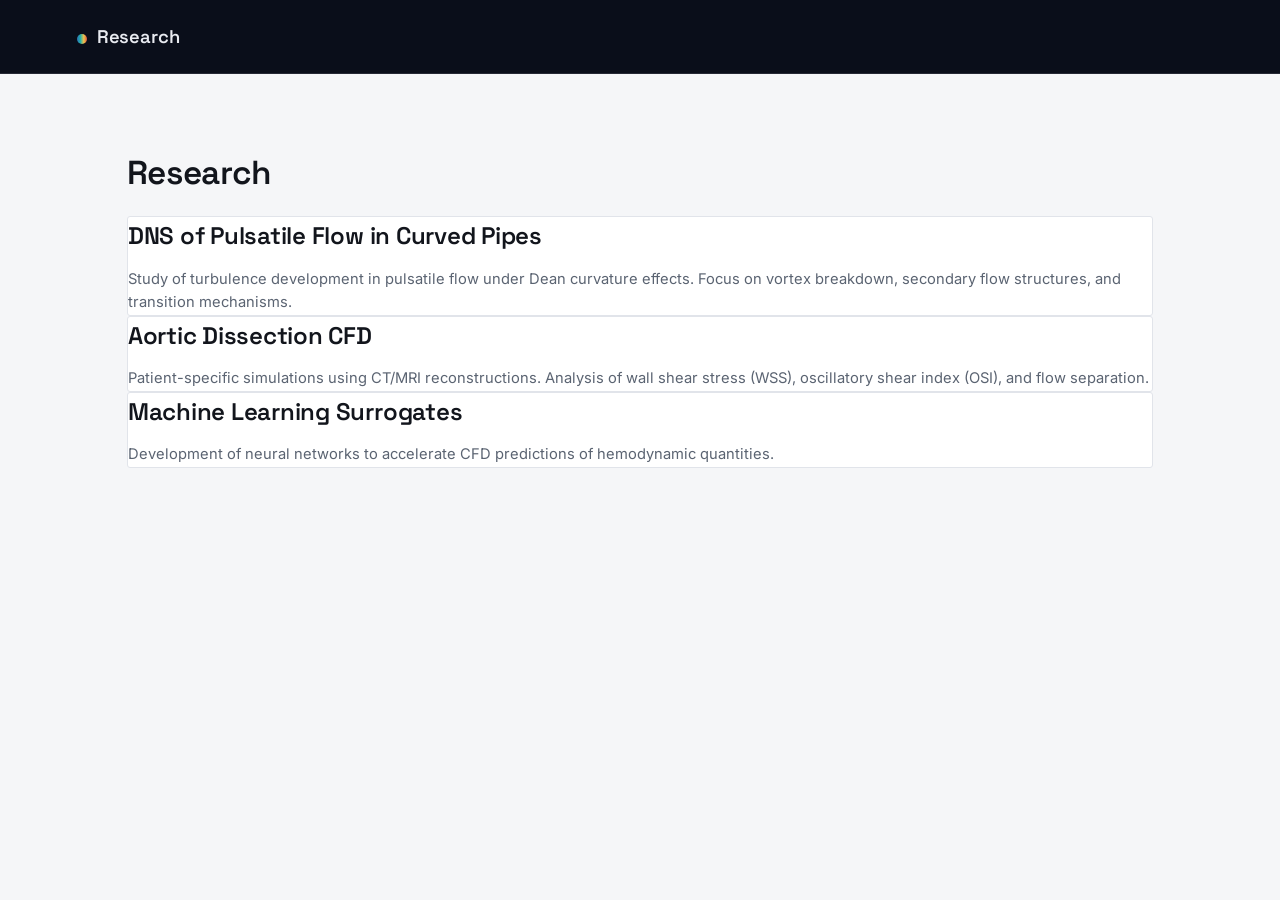
<file: research.html>
<!DOCTYPE html>
<html>

<head>
    <meta charset="UTF-8">
    <title>Research</title>
    <link rel="stylesheet" href="css/style.css">
</head>

<body>

<header class="navbar">
    <h2 class="logo">Research</h2>
</header>

<section class="section">

<h1>Research</h1>

<div class="card">
    <h2>DNS of Pulsatile Flow in Curved Pipes</h2>
    <p>
        Study of turbulence development in pulsatile flow under Dean curvature effects.
        Focus on vortex breakdown, secondary flow structures, and transition mechanisms.
    </p>
</div>

<div class="card">
    <h2>Aortic Dissection CFD</h2>
    <p>
        Patient-specific simulations using CT/MRI reconstructions.
        Analysis of wall shear stress (WSS), oscillatory shear index (OSI), and flow separation.
    </p>
</div>

<div class="card">
    <h2>Machine Learning Surrogates</h2>
    <p>
        Development of neural networks to accelerate CFD predictions of hemodynamic quantities.
    </p>
</div>

</section>

</body>

</html>
</file>
<file: css/style.css>
/* ============================================================
   Gokul Anugrah — Site Stylesheet
   Design language: grounded in CFD post-processing conventions —
   dark contour-plot backgrounds, a velocity-magnitude colorbar
   (blue -> teal -> amber -> red) used as a recurring signature,
   and monospace "figure caption" data tags on gallery cards.
   ============================================================ */

@import url('https://fonts.googleapis.com/css2?family=Space+Grotesk:wght@400;500;600;700&family=Inter:wght@400;500;600&family=JetBrains+Mono:wght@400;500&display=swap');

:root {
    /* --- core palette --- */
    --ink: #0A0E1A;
    --ink-2: #121A2B;
    --ink-3: #1B2438;
    --line-dark: rgba(232, 234, 240, 0.12);
    --text-inverse: #E8EAF0;
    --text-inverse-dim: #93A0B4;

    --paper: #F5F6F8;
    --paper-2: #FFFFFF;
    --line: #E1E4EA;
    --text: #12151C;
    --text-dim: #5B6472;

    /* --- flow colormap (velocity-magnitude legend) --- */
    --flow-1: #2E6FB5;   /* low speed / blue   */
    --flow-2: #21B0AC;   /* teal                */
    --flow-3: #EFC24B;   /* amber               */
    --flow-4: #E1583F;   /* peak / red-orange   */
    --flow-gradient: linear-gradient(90deg, var(--flow-1) 0%, var(--flow-2) 34%, var(--flow-3) 68%, var(--flow-4) 100%);

    --radius: 3px;
    --serif-display: 'Space Grotesk', sans-serif;
    --sans-body: 'Inter', sans-serif;
    --mono: 'JetBrains Mono', monospace;
}

* { box-sizing: border-box; }

html { scroll-behavior: smooth; }

body {
    margin: 0;
    font-family: var(--sans-body);
    background: var(--paper);
    color: var(--text);
    line-height: 1.6;
    -webkit-font-smoothing: antialiased;
}

h1, h2, h3, h4 {
    font-family: var(--serif-display);
    font-weight: 600;
    letter-spacing: -0.01em;
    margin: 0 0 0.5em 0;
    color: inherit;
}

a { color: inherit; text-decoration: none; }

p { margin: 0 0 1em 0; color: var(--text-dim); }

img { max-width: 100%; display: block; }

/* ---------------- Navbar ---------------- */

.navbar {
    display: flex;
    align-items: center;
    justify-content: space-between;
    padding: 22px 6vw;
    background: var(--ink);
    border-bottom: 1px solid var(--line-dark);
    position: sticky;
    top: 0;
    z-index: 100;
}

.navbar .logo {
    font-family: var(--serif-display);
    font-size: 1.15rem;
    color: var(--text-inverse);
    margin: 0;
    letter-spacing: -0.01em;
}

.navbar .logo::before {
    content: "";
    display: inline-block;
    width: 10px;
    height: 10px;
    margin-right: 10px;
    border-radius: 50%;
    background: var(--flow-gradient);
    vertical-align: middle;
}

.navbar nav {
    display: flex;
    gap: 2.1rem;
    flex-wrap: wrap;
}

.navbar nav a {
    font-family: var(--mono);
    font-size: 0.78rem;
    letter-spacing: 0.04em;
    text-transform: uppercase;
    color: var(--text-inverse-dim);
    padding-bottom: 3px;
    border-bottom: 1px solid transparent;
    transition: color 0.2s ease, border-color 0.2s ease;
}

.navbar nav a:hover,
.navbar nav a.active {
    color: var(--text-inverse);
    border-bottom-color: var(--flow-3);
}

/* ---------------- Hero (index) ---------------- */

.hero {
    display: flex;
    align-items: center;
    gap: 4vw;
    padding: 5.5rem 6vw;
    background: var(--ink);
    color: var(--text-inverse);
    position: relative;
    overflow: hidden;
    flex-wrap: wrap;
}

.hero::before {
    content: "";
    position: absolute;
    inset: 0;
    background-image:
        radial-gradient(circle at 12% 20%, rgba(46,111,181,0.18), transparent 40%),
        radial-gradient(circle at 85% 75%, rgba(225,88,63,0.14), transparent 45%);
    pointer-events: none;
}

.hero .profile-pic {
    width: 200px;
    height: 200px;
    border-radius: 50%;
    object-fit: cover;
    border: 2px solid var(--line-dark);
    position: relative;
    flex-shrink: 0;
}

.hero-text { position: relative; max-width: 640px; }

.hero-text .eyebrow {
    font-family: var(--mono);
    font-size: 0.78rem;
    letter-spacing: 0.08em;
    text-transform: uppercase;
    color: var(--flow-3);
    margin-bottom: 0.9rem;
    display: block;
}

.hero-text h1 {
    font-size: clamp(1.8rem, 3.4vw, 2.6rem);
    color: var(--text-inverse);
    line-height: 1.15;
}

.hero-text p {
    color: var(--text-inverse-dim);
    font-size: 1.02rem;
}

.buttons { display: flex; gap: 0.9rem; margin-top: 1.6rem; flex-wrap: wrap; }

.btn {
    font-family: var(--mono);
    font-size: 0.8rem;
    letter-spacing: 0.03em;
    padding: 0.75rem 1.4rem;
    border-radius: var(--radius);
    background: var(--flow-gradient);
    color: #0A0E1A;
    font-weight: 500;
    border: 1px solid transparent;
    transition: filter 0.2s ease, transform 0.2s ease;
}

.btn:hover { filter: brightness(1.08); transform: translateY(-1px); }

.btn.secondary {
    background: transparent;
    color: var(--text-inverse);
    border: 1px solid var(--line-dark);
}

.btn.secondary:hover { border-color: var(--flow-3); color: var(--flow-3); }

/* ---------------- Sections ---------------- */

.section {
    padding: 4.5rem 6vw;
    max-width: 1180px;
    margin: 0 auto;
}

.section.dark {
    background: var(--ink);
    color: var(--text-inverse);
    max-width: none;
}

.section.dark > * { max-width: 1180px; margin-left: auto; margin-right: auto; }

.section.dark h2 { color: var(--text-inverse); }
.section.dark p { color: var(--text-inverse-dim); }

.section h1 {
    font-size: clamp(1.6rem, 2.6vw, 2.1rem);
}

.section h2 {
    font-size: 1.5rem;
}

.section-label {
    display: flex;
    align-items: center;
    gap: 0.7rem;
    margin-bottom: 0.6rem;
}

.section-label .swatch {
    width: 34px;
    height: 6px;
    border-radius: 3px;
}

.section-label span {
    font-family: var(--mono);
    font-size: 0.72rem;
    letter-spacing: 0.09em;
    text-transform: uppercase;
    color: var(--text-dim);
}

.section.dark .section-label span { color: var(--text-inverse-dim); }

.lede {
    font-size: 1.05rem;
    max-width: 74ch;
}

/* ---------------- Cards / grid ---------------- */

.grid {
    display: grid;
    grid-template-columns: repeat(auto-fit, minmax(280px, 1fr));
    gap: 1.6rem;
    margin-top: 2rem;
}

.card {
    background: var(--paper-2);
    border: 1px solid var(--line);
    border-radius: var(--radius);
    overflow: hidden;
    transition: transform 0.2s ease, box-shadow 0.2s ease;
}

.section.dark .card {
    background: var(--ink-2);
    border-color: var(--line-dark);
}

.card:hover {
    transform: translateY(-3px);
    box-shadow: 0 10px 28px rgba(10,14,26,0.14);
}

.card .card-body { padding: 1.3rem 1.4rem 1.5rem; }

.card h3 {
    font-size: 1.05rem;
    margin-bottom: 0.4rem;
}

.card p { font-size: 0.92rem; margin-bottom: 0; }

/* ---------------- Gallery-specific ---------------- */

.gallery-intro {
    border-bottom: 1px solid var(--line);
    padding-bottom: 2.5rem;
    margin-bottom: 1rem;
}

.category {
    padding: 3.2rem 0;
    border-bottom: 1px solid var(--line);
}

.category:last-of-type { border-bottom: none; }

.category-head { max-width: 74ch; margin-bottom: 0.6rem; }

.category-desc { font-size: 0.98rem; }

.subheading {
    font-family: var(--mono);
    font-size: 0.82rem;
    letter-spacing: 0.03em;
    text-transform: uppercase;
    color: var(--text);
    margin: 2.2rem 0 0.3rem 0;
    padding-top: 1.6rem;
    border-top: 1px dashed var(--line);
}

.subheading:first-of-type { border-top: none; padding-top: 0; }

.figure-card {
    background: var(--paper-2);
    border: 1px solid var(--line);
    border-radius: var(--radius);
    overflow: hidden;
}

.figure-media { background: var(--ink); position: relative; }
.figure-media img { width: 100%; height: 100%; object-fit: cover; }

.figure-tags {
    display: flex;
    flex-wrap: wrap;
    gap: 0.4rem;
    padding: 0.9rem 1.1rem 0;
}

.tag {
    font-family: var(--mono);
    font-size: 0.68rem;
    letter-spacing: 0.02em;
    padding: 0.22rem 0.55rem;
    border-radius: 999px;
    border: 1px solid var(--line);
    color: var(--text-dim);
    white-space: nowrap;
}

figcaption, .figure-caption {
    font-size: 0.88rem;
    color: var(--text-dim);
    padding: 0.6rem 1.1rem 1.1rem;
}

figcaption strong, .figure-caption strong { color: var(--text); }

.pair-grid {
    display: grid;
    grid-template-columns: repeat(auto-fit, minmax(300px, 1fr));
    gap: 1.4rem;
    margin-top: 1.2rem;
}

.pair-grid .figure-card:first-child .figure-media { border-bottom: 2px solid var(--flow-2); }

.triple-grid {
    display: grid;
    grid-template-columns: repeat(auto-fit, minmax(260px, 1fr));
    gap: 1.4rem;
    margin-top: 1.2rem;
}

/* ---------------- References ---------------- */

.references {
    background: var(--ink);
    color: var(--text-inverse);
    padding: 3.5rem 6vw;
}

.references-inner { max-width: 1180px; margin: 0 auto; }

.references h2 { color: var(--text-inverse); font-size: 1.2rem; }

.references ol {
    padding-left: 1.2rem;
    color: var(--text-inverse-dim);
    font-size: 0.9rem;
}

.references li { margin-bottom: 0.75rem; }
.references li a { color: var(--flow-3); border-bottom: 1px dotted rgba(239,194,75,0.4); }
.references li a:hover { border-bottom-style: solid; }

/* ---------------- About page ---------------- */

.about-grid {
    display: grid;
    grid-template-columns: 1.3fr 1fr;
    gap: 3rem;
    margin-top: 2rem;
}

.about-block {
    background: var(--paper-2);
    border: 1px solid var(--line);
    border-radius: var(--radius);
    padding: 1.6rem 1.8rem;
}

.about-block h2 {
    font-size: 1rem;
    font-family: var(--mono);
    text-transform: uppercase;
    letter-spacing: 0.06em;
    color: var(--text-dim);
    margin-bottom: 1rem;
}

.about-block ul { margin: 0; padding-left: 1.1rem; color: var(--text-dim); }
.about-block li { margin-bottom: 0.55rem; }
.about-block li b { color: var(--text); }

.timeline-item { display: grid; grid-template-columns: 100px 1fr; gap: 0.9rem; margin-bottom: 0.9rem; }
.timeline-item .yr { font-family: var(--mono); font-size: 0.78rem; color: var(--flow-1); padding-top: 0.15rem; }

@media (max-width: 820px) {
    .about-grid { grid-template-columns: 1fr; }
    .hero { flex-direction: column; text-align: center; padding: 3.5rem 7vw; }
    .buttons { justify-content: center; }
    .navbar { flex-direction: column; gap: 1rem; padding: 18px 6vw; }
    .navbar nav { gap: 1.1rem 1.6rem; justify-content: center; }
}

/* ---------------- Footer ---------------- */

footer {
    text-align: center;
    padding: 2.2rem 6vw;
    background: var(--ink);
    color: var(--text-inverse-dim);
    font-family: var(--mono);
    font-size: 0.78rem;
    border-top: 1px solid var(--line-dark);
}
</file>
